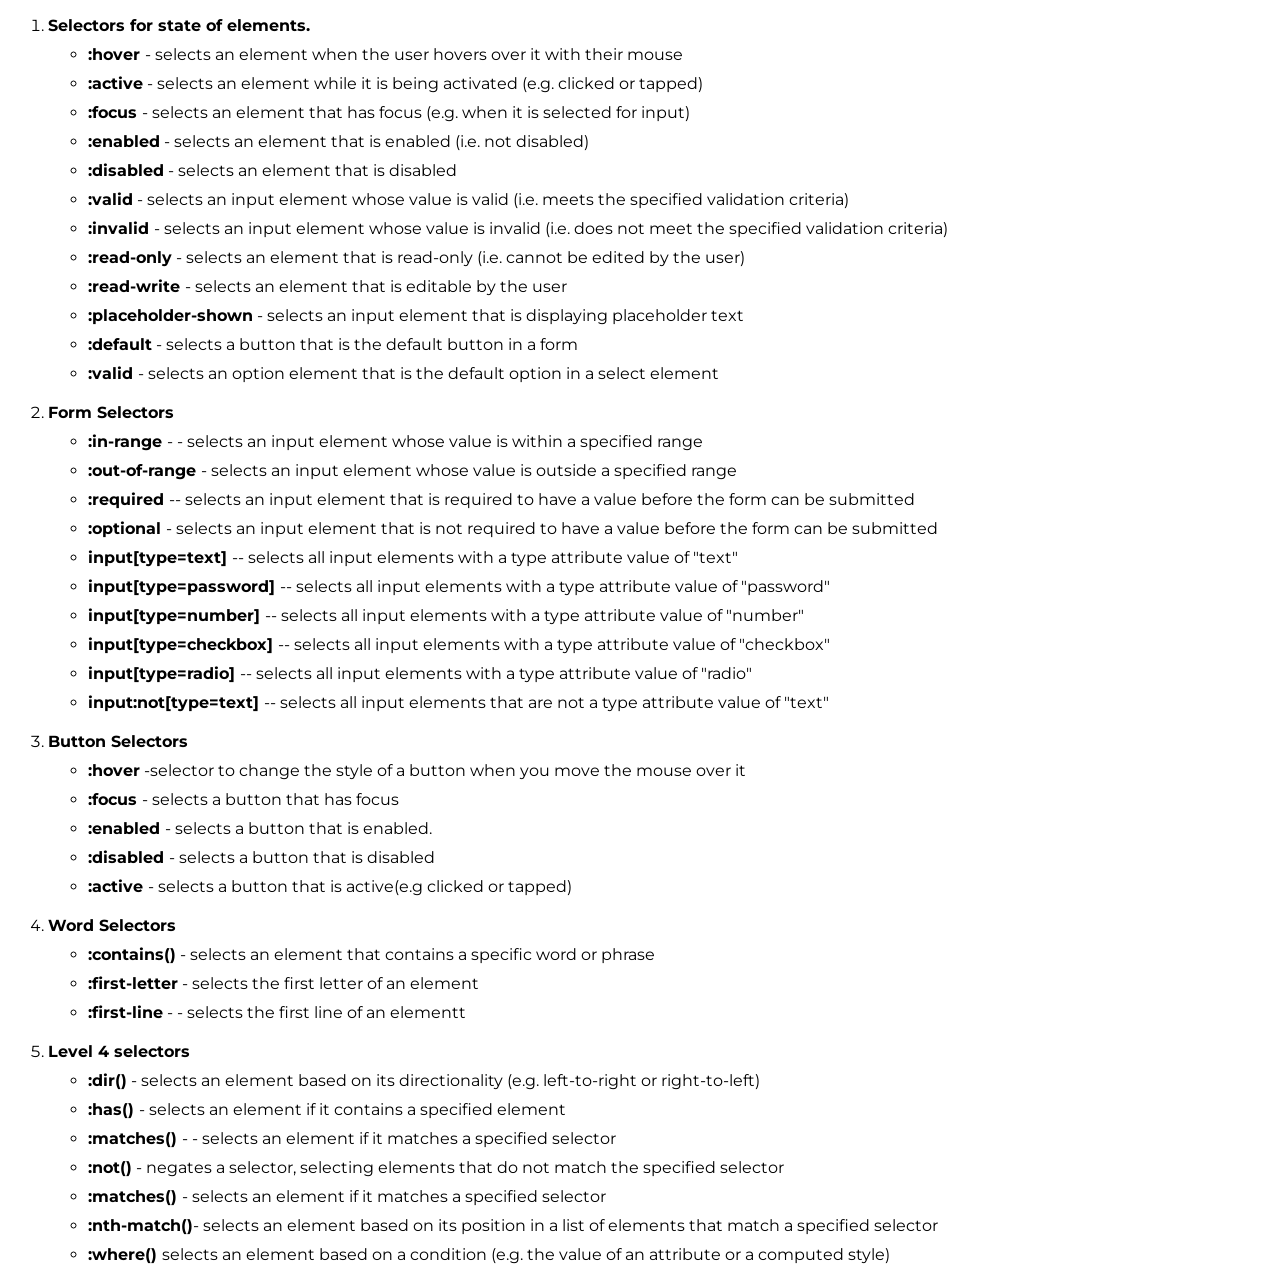
<file: assignment-no-1/index.html>
<!DOCTYPE html>
<html lang="en">
  <head>
    <meta charset="UTF-8" />
    <meta http-equiv="X-UA-Compatible" content="IE=edge" />
    <meta name="viewport" content="width=device-width, initial-scale=1.0" />
    <title>Assinment-no-1</title>
    <link rel="stylesheet" href="style.css" />
  </head>
  <body>
    <main>
      <ol>
        <li><strong>Selectors for state of elements.</strong></li>
        <ul>
          <li>
            <b>:hover </b>- selects an element when the user hovers over it with
            their mouse
          </li>
          <li>
            <b> :active</b> - selects an element while it is being activated
            (e.g. clicked or tapped)
          </li>
          <li>
            <b>:focus </b>- selects an element that has focus (e.g. when it is
            selected for input)
          </li>
          <li>
            <b>:enabled</b> - selects an element that is enabled (i.e. not
            disabled)
          </li>
          <li><b>:disabled</b> - selects an element that is disabled</li>
          <li>
            <b>:valid</b> - selects an input element whose value is valid (i.e.
            meets the specified validation criteria)
          </li>
          <li>
            <b>:invalid </b>- selects an input element whose value is invalid
            (i.e. does not meet the specified validation criteria)
          </li>
          <li>
            <b>:read-only</b> - selects an element that is read-only (i.e.
            cannot be edited by the user)
          </li>
          <li>
            <b>:read-write </b>- selects an element that is editable by the user
          </li>
          <li>
            <b>:placeholder-shown</b> - selects an input element that is
            displaying placeholder text
          </li>
          <li>
            <b>:default</b> - selects a button that is the default button in a
            form
          </li>
          <li>
            <b>:valid </b>- selects an option element that is the default option
            in a select element
          </li>
        </ul>
        <!--end of state selectors  -->

        <li><strong>Form Selectors</strong></li>
        <ul>
          <li>
            <b>:in-range </b>- - selects an input element whose value is within
            a specified range
          </li>

          <li>
            <b>:out-of-range </b>- selects an input element whose value is
            outside a specified range
          </li>
          <li>
            <b>:required </b>-- selects an input element that is required to
            have a value before the form can be submitted
          </li>
          <li>
            <b>:optional </b>- selects an input element that is not required to
            have a value before the form can be submitted
          </li>
          <li>
            <b>input[type=text] </b>-- selects all input elements with a type
            attribute value of "text"
          </li>

          <li>
            <b>input[type=password] </b>-- selects all input elements with a
            type attribute value of "password"
          </li>
          <li>
            <b>input[type=number] </b>-- selects all input elements with a type
            attribute value of "number"
          </li>
          <li>
            <b>input[type=checkbox] </b>-- selects all input elements with a
            type attribute value of "checkbox"
          </li>
          <li>
            <b>input[type=radio] </b>-- selects all input elements with a type
            attribute value of "radio"
          </li>
          <li>
            <b>input:not[type=text] </b>-- selects all input elements that are
            not a type attribute value of "text"
          </li>
        </ul>
        <!-- End of form selectors -->
        <li><strong>Button Selectors</strong></li>
        <ul>
          <li>
            <b>:hover</b> -selector to change the style of a button when you
            move the mouse over it
          </li>
          <li><b>:focus </b> - selects a button that has focus</li>
          <li><b>:enabled </b> - selects a button that is enabled.</li>
          <li><b>:disabled </b> - selects a button that is disabled</li>
          <li>
            <b>:active </b> - selects a button that is active(e.g clicked or
            tapped)
          </li>
        </ul>
        <!-- End of button selectors -->
        <li><strong>Word Selectors</strong></li>
        <ul>
          <li>
            <b>:contains()</b> - selects an element that contains a specific
            word or phrase
          </li>
          <li><b>:first-letter</b> - selects the first letter of an element</li>
          <li><b>:first-line</b> - - selects the first line of an elementt</li>
        </ul>
        <!-- End of word selectors -->
      
      <li><strong>Level 4 selectors</strong></li>
      <ul>
        <li>
          <b> :dir()</b> - selects an element based on its directionality (e.g.
          left-to-right or right-to-left)
        </li>
        <li>
          <b> :has() </b> - selects an element if it contains a specified
          element
        </li>
        <li>
          <b> :matches() </b> - - selects an element if it matches a specified
          selector
        </li>
        <li>
          <b> :not()</b> - negates a selector, selecting elements that do not
          match the specified selector
        </li>
        <li>
          <b>:matches() </b>- selects an element if it matches a specified
          selector
        </li>
        <li>
          <b>:nth-match()</b>- selects an element based on its position in a
          list of elements that match a specified selector
        </li>
        <li>
          <b>:where() </b>selects an element based on a condition (e.g. the
          value of an attribute or a computed style)
        </li>
        
      </ul>
    </ol>
    </main>
  </body>
</html>
</file>
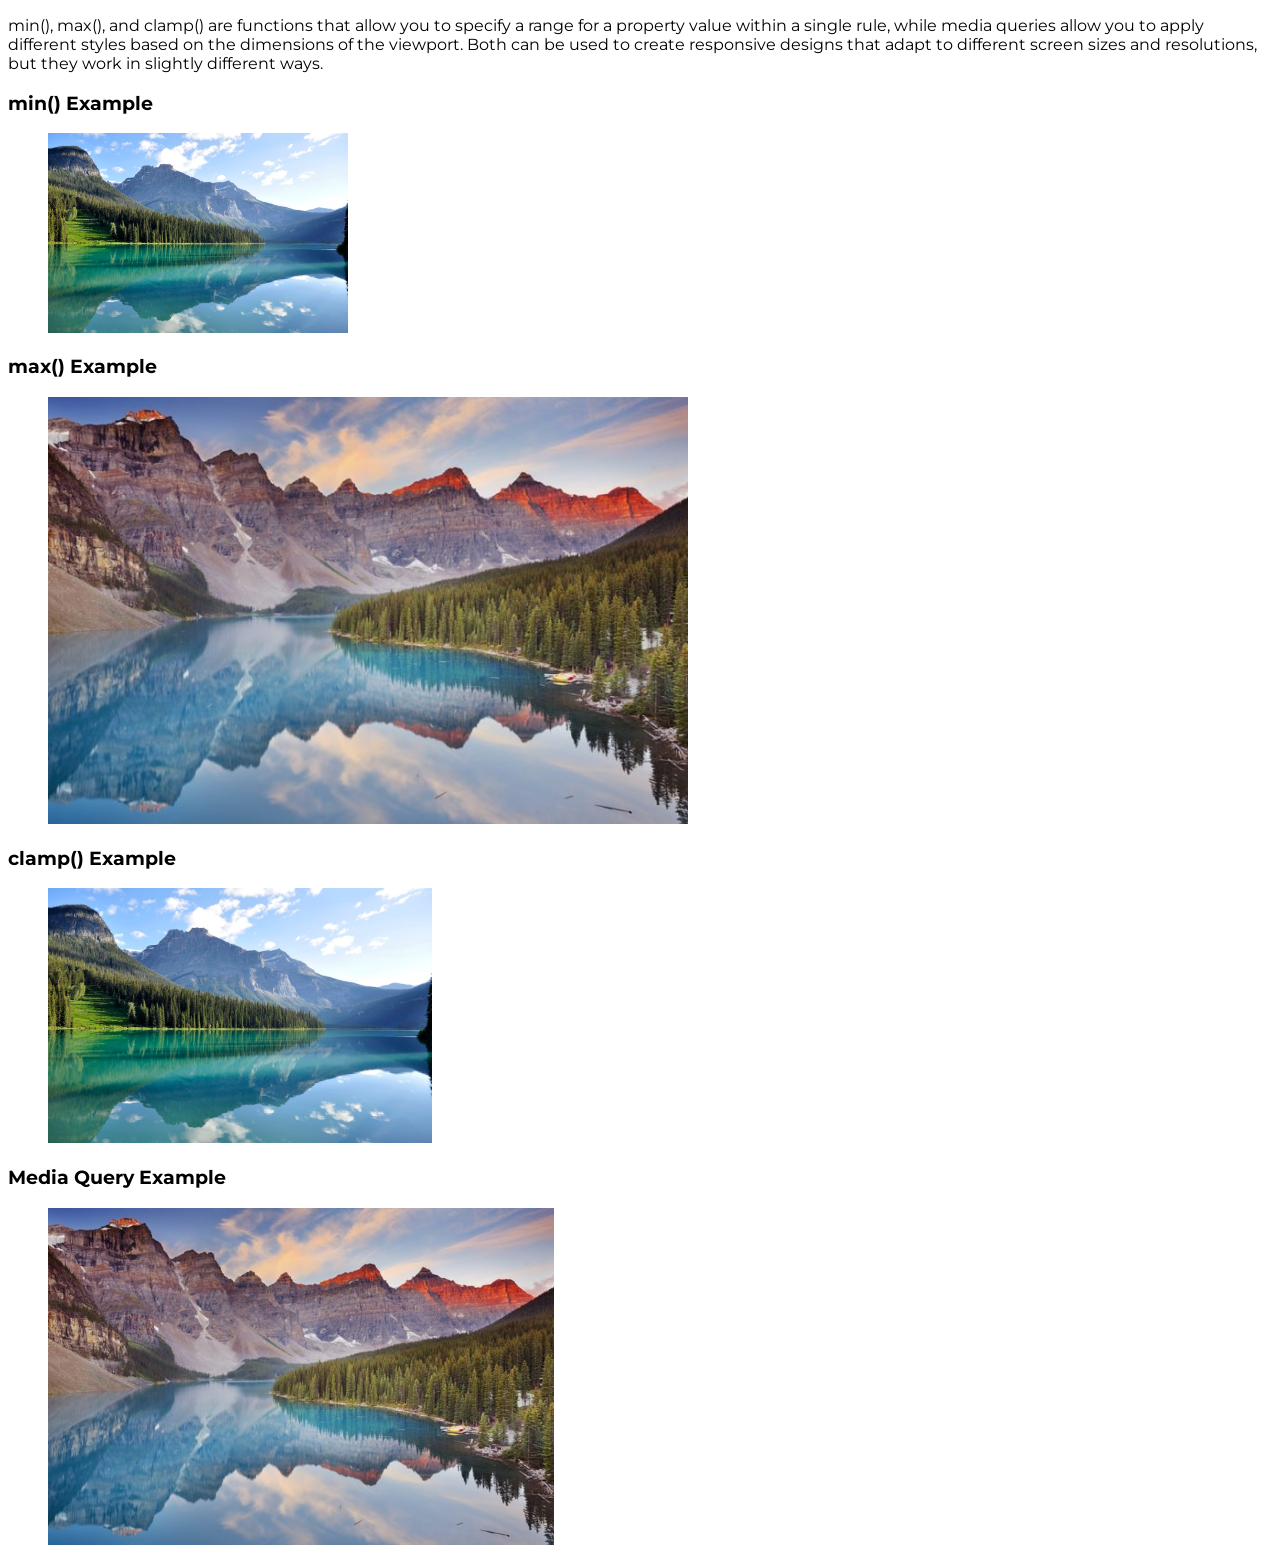
<file: assignment-no-10/index.html>
<!DOCTYPE html>
<html lang="en">
  <head>
    <meta charset="UTF-8" />
    <meta http-equiv="X-UA-Compatible" content="IE=edge" />
    <meta name="viewport" content="width=device-width, initial-scale=1.0" />
    <title>Assmnt-10</title>
    <link rel="stylesheet" href="style.css" />
  </head>
  <body>
    <main>
      <p>
        min(), max(), and clamp() are functions that allow you to specify a
        range for a property value within a single rule, while media queries
        allow you to apply different styles based on the dimensions of the
        viewport. Both can be used to create responsive designs that adapt to
        different screen sizes and resolutions, but they work in slightly
        different ways.
      </p>
      <h3>min() Example</h3>
      <div class="img-min">
        <figure>
          <img src="./images/2.jpeg" height="100%" width="100%" />
        </figure>
      </div>
      <h3>max() Example</h3>
      <div class="img-max">
        <figure>
          <img src="./images/3.jpg" height="100%" width="100%" />
        </figure>
      </div>

      <h3>clamp() Example</h3>
      <div class="img-clamp">
        <figure>
          <img src="./images/2.jpeg" height="100%" width="100%" />
        </figure>
      </div>

      <h3>Media Query Example</h3>
      <div class="img-media">
        <figure>
          <img src="./images/3.jpg" height="100%" width="100%" />
        </figure>
      </div>
    </main>
  </body>
</html>
</file>
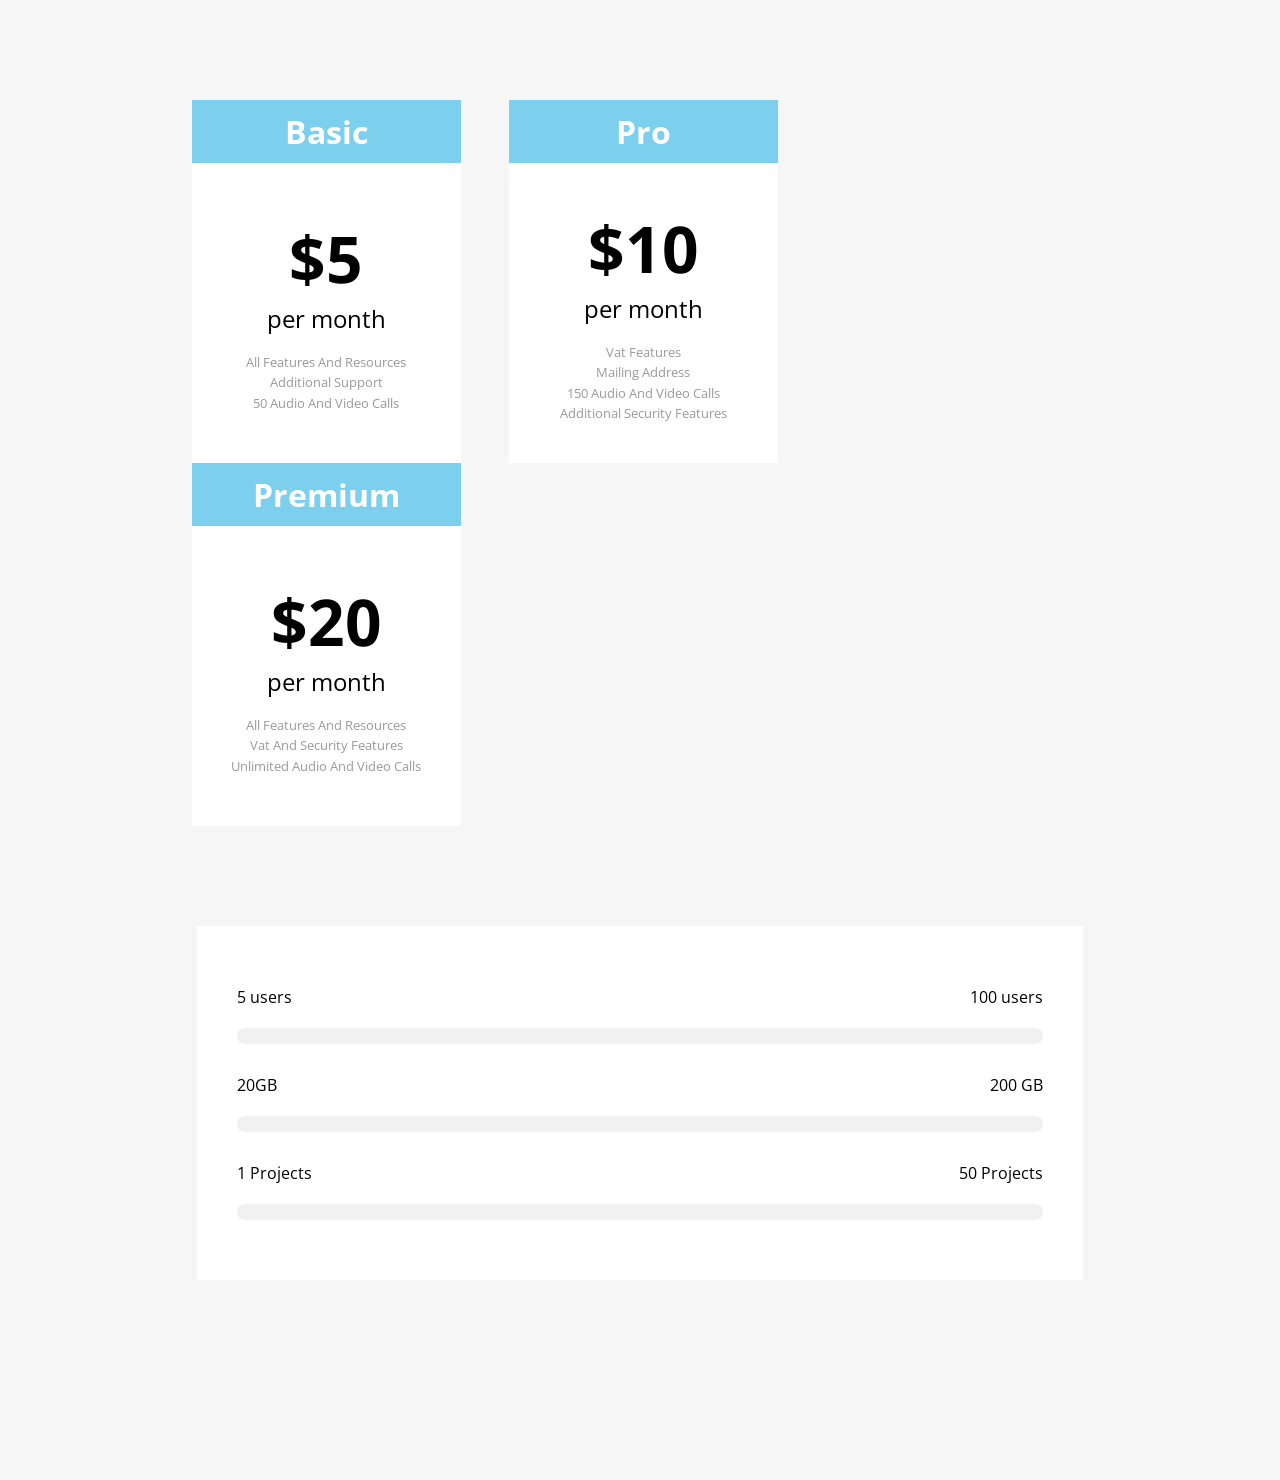
<file: assignment-no-14/index.html>
<!DOCTYPE html>
<html lang="en">
  <head>
    <meta charset="UTF-8" />
    <meta http-equiv="X-UA-Compatible" content="IE=edge" />
    <meta name="viewport" content="width=device-width, initial-scale=1.0" />
    <title>Assmnt14</title>
    <link rel="stylesheet" href="style.css" />
  </head>
  <body>
    <div class="container">
      <div class="features-card">
        <div class="features-card-item">
          <h1 class="features-card-item__title">Basic</h1>
          <div class="features-card-item-info">
            <div class="features-card-item-price">
              <h2 class="features-card-item-price__amount">$5</h2>
              <p class="features-card-item-price__period">per month</p>
            </div>
            <div class="features-card-item__featureslist">
              <p>All features and resources</p>
              <p>Additional Support</p>
              <p>50 audio and video calls</p>
            </div>
          </div>
        </div>
        <div class="features-card-item">
          <h1 class="features-card-item__title">Pro</h1>
          <div class="features-card-item-info">
            <div class="features-card-item-price">
              <h2 class="features-card-item-price__amount">$10</h2>
              <p class="features-card-item-price__period">per month</p>
            </div>
            <div class="features-card-item__featureslist">
              <p>Vat Features</p>
              <p>Mailing Address</p>
              <p>150 audio and video calls</p>
              <p>Additional Security Features</p>
            </div>
          </div>
        </div>
        <div class="features-card-item">
          <h1 class="features-card-item__title">Premium</h1>
          <div class="features-card-item-info">
            <div class="features-card-item-price">
              <h2 class="features-card-item-price__amount">$20</h2>
              <p class="features-card-item-price__period">per month</p>
            </div>
            <div class="features-card-item__featureslist">
              <p>All features and resources</p>
              <p>vat and security features</p>
              <p>unlimited audio and video calls</p>
            </div>
          </div>
        </div>
        <div class="progress-bars">
          <div class="progress-bar-item">
            <div class="progress-bar-labels">
              <span>5 users</span>
              <span>100 users</span>
            </div>
            <div class="progressbar">
              <div class="progress-container w3-round-xlarge">
                <div class="w3-progressbar--user w3-round-xlarge"></div>
              </div>
            </div>
          </div>
          <div class="progress-bar-item">
            <div class="progress-bar-labels">
              <span>20GB</span>
              <span>200 GB</span>
            </div>
            <div class="progressbar">
              <div class="progress-container w3-round-xlarge">
                <div class="w3-progressbar--gb w3-round-xlarge"></div>
              </div>
            </div>
          </div>
          <div class="progress-bar-item">
            <div class="progress-bar-labels">
              <span>1 Projects</span>
              <span>50 Projects</span>
            </div>
            <div class="progressbar">
               <div class="progress-container w3-round-xlarge">
                <div class="w3-progressbar--project w3-round-xlarge"></div>
              </div>
            </div>
          </div>
        </div>
      </div>

       
    </div>
  </body>
</html>
</file>
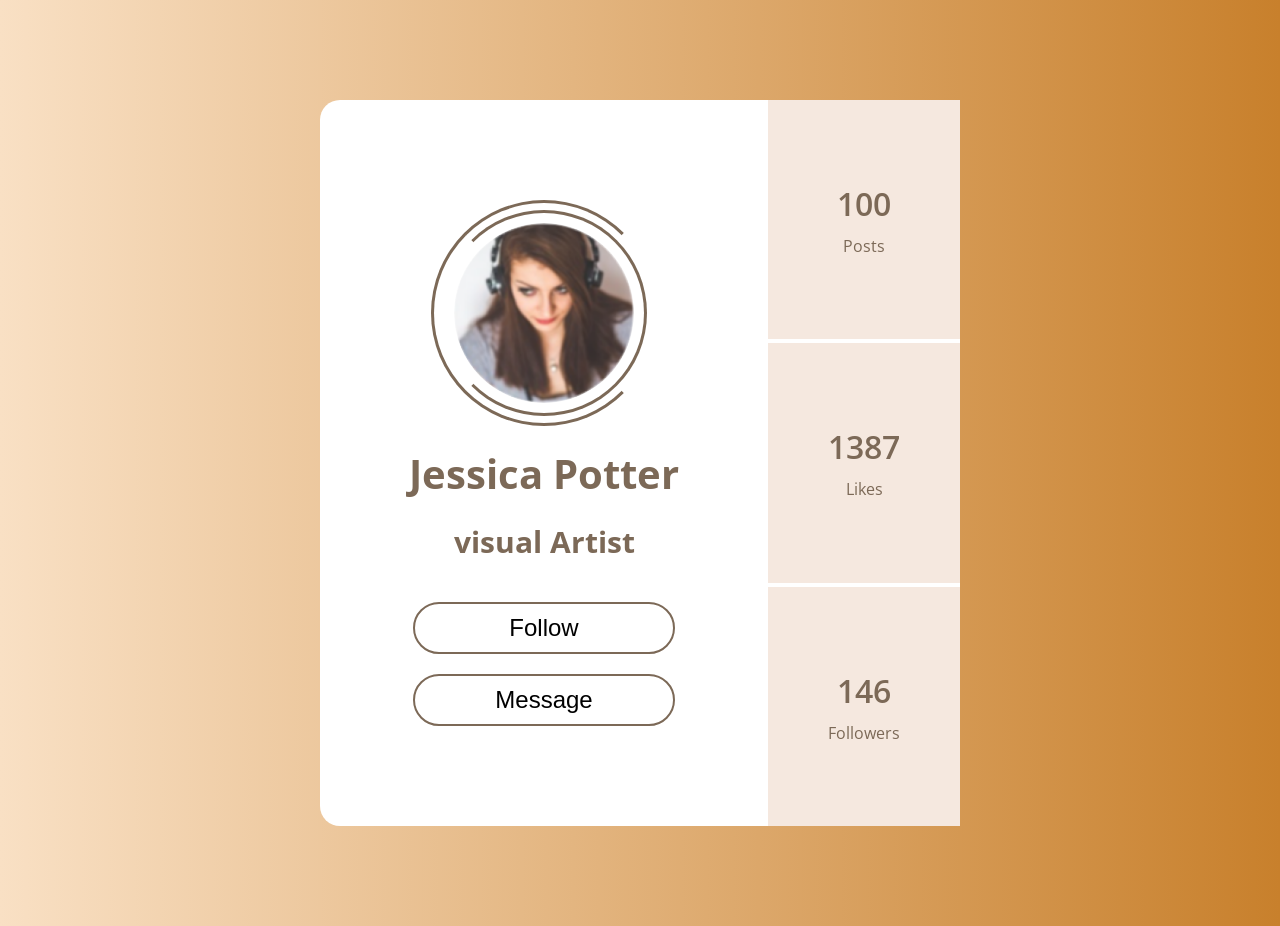
<file: assignment-no-15/index.html>
<!DOCTYPE html>
<html lang="en">
  <head>
    <meta charset="UTF-8" />
    <meta http-equiv="X-UA-Compatible" content="IE=edge" />
    <meta name="viewport" content="width=device-width, initial-scale=1.0" />
    <title>A15</title>
    <link rel="stylesheet" href="style.css" />
  </head>
  <body>
    <div class="container">
      <div class="profile">
        <div class="user-info">
          <div class="basic-info">
            <div class="basic-info__outer">
              <div class="basic-info__inner">
                <div class="basic-info__profile-pic">
                  <figure>
                    <img
                      src="./images/1.png"
                      height="100%"
                      width="100%"
                      style="border-radius: 50%"
                    />
                  </figure>
                </div>
              </div>
            </div>
            <h1 class="basic-info__name">Jessica Potter</h1>
            <h2 class="basic-info__profession">visual Artist</h2>
          </div>
          <div class="user-connect">
            <button class="user-connect__button user-connect__button--dark">
              Follow
            </button>
            <button class="user-connect__button user-connect__button--dark">
              Message
            </button>
          </div>
        </div>
        <div class="posts-info">
          <div class="posts-info_item1">
            <span class="posts-info-item1__quantity">100</span>
            <span class="posts-info-item1__text">Posts</span>
          </div>
          <div class="posts-info_item1">
            <span class="posts-info-item1__quantity">1387</span>
            <span class="posts-info-item1__text">Likes</span>
          </div>
          <div class="posts-info_item1">
            <span class="posts-info-item1__quantity">146</span>
            <span class="posts-info-item1__text">Followers</span>
          </div>
        </div>
      </div>
    </div>
  </body>
</html>
</file>
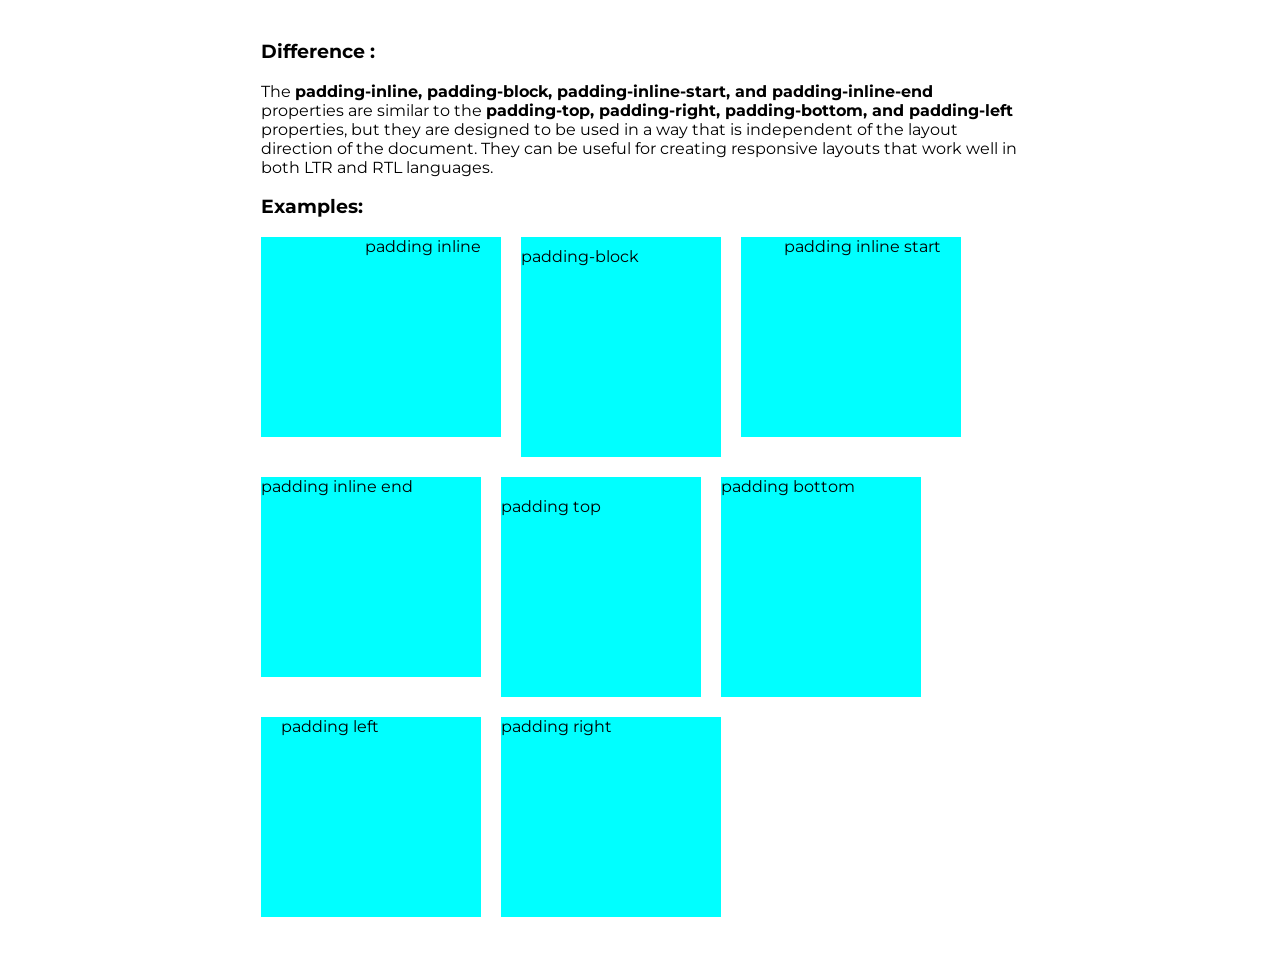
<file: assignment-no-2/index.html>
<!DOCTYPE html>
<html lang="en">
  <head>
    <meta charset="UTF-8" />
    <meta http-equiv="X-UA-Compatible" content="IE=edge" />
    <meta name="viewport" content="width=device-width, initial-scale=1.0" />
    <title>Assmnt-2</title>
    <link rel="stylesheet" href="style.css" />
  </head>
  <body>
    <main class="difference">
      <h3>Difference :</h3>
      <p>
        The
        <b
          >padding-inline, padding-block, padding-inline-start, and
          padding-inline-end</b
        >
        properties are similar to the
        <b> padding-top, padding-right, padding-bottom, and padding-left </b>
        properties, but they are designed to be used in a way that is
        independent of the layout direction of the document. They can be useful
        for creating responsive layouts that work well in both LTR and RTL
        languages.
      </p>
      <h3>Examples:</h3>
      <div class="flex">
        <div class="content padding-inline">padding inline</div>

        <div class="content padding-block">padding-block</div>

        <div class="content padding-inline-start">padding inline start</div>

        <div class="content padding-inline-end">padding inline end</div>

        <div class="content padding-top">padding top</div>

        <div class="content padding-bottom">padding bottom</div>

        <div class="content padding-left">padding left</div>

        <div class="content padding-right">padding right</div>
      </div>
    </main>
  </body>
</html>
</file>
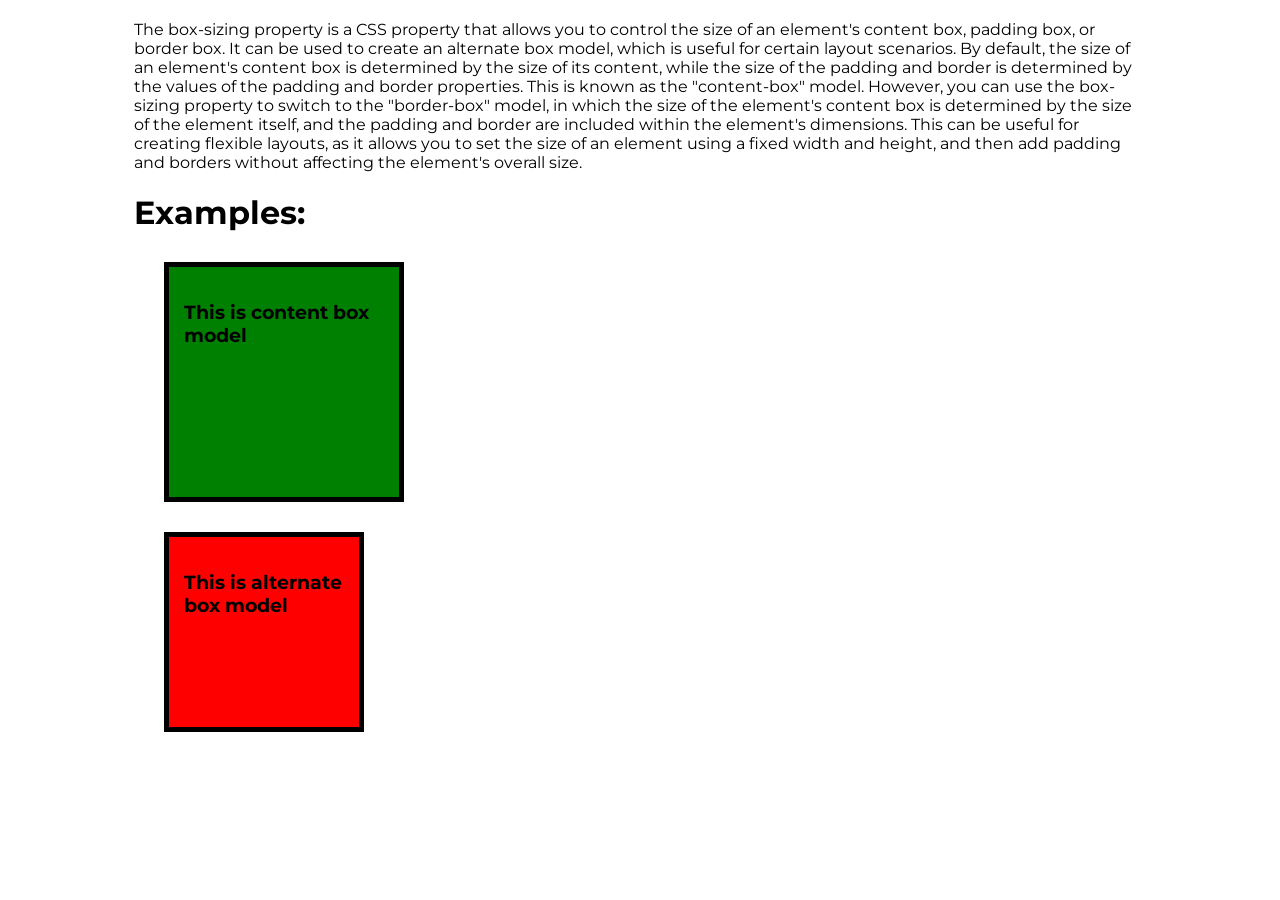
<file: assignment-no-3/index.html>
<!DOCTYPE html>
<html lang="en">
  <head>
    <meta charset="UTF-8" />
    <meta http-equiv="X-UA-Compatible" content="IE=edge" />
    <meta name="viewport" content="width=device-width, initial-scale=1.0" />
    <title>Assignment3</title>
    <link rel="stylesheet" href="style.css" />
  </head>
  <body>
    <main class="main-content">
      <p>
        The box-sizing property is a CSS property that allows you to control the
        size of an element's content box, padding box, or border box. It can be
        used to create an alternate box model, which is useful for certain
        layout scenarios. By default, the size of an element's content box is
        determined by the size of its content, while the size of the padding and
        border is determined by the values of the padding and border properties.
        This is known as the "content-box" model. However, you can use the
        box-sizing property to switch to the "border-box" model, in which the
        size of the element's content box is determined by the size of the
        element itself, and the padding and border are included within the
        element's dimensions. This can be useful for creating flexible layouts,
        as it allows you to set the size of an element using a fixed width and
        height, and then add padding and borders without affecting the element's
        overall size.
      </p>
      <h1>Examples: </h1>
      <div class="box"><h3>This is content  box model</h3></div>
      <div class="alternate"><h3>This is alternate  box model</h3></div>
    </main>
  </body>
</html>
</file>
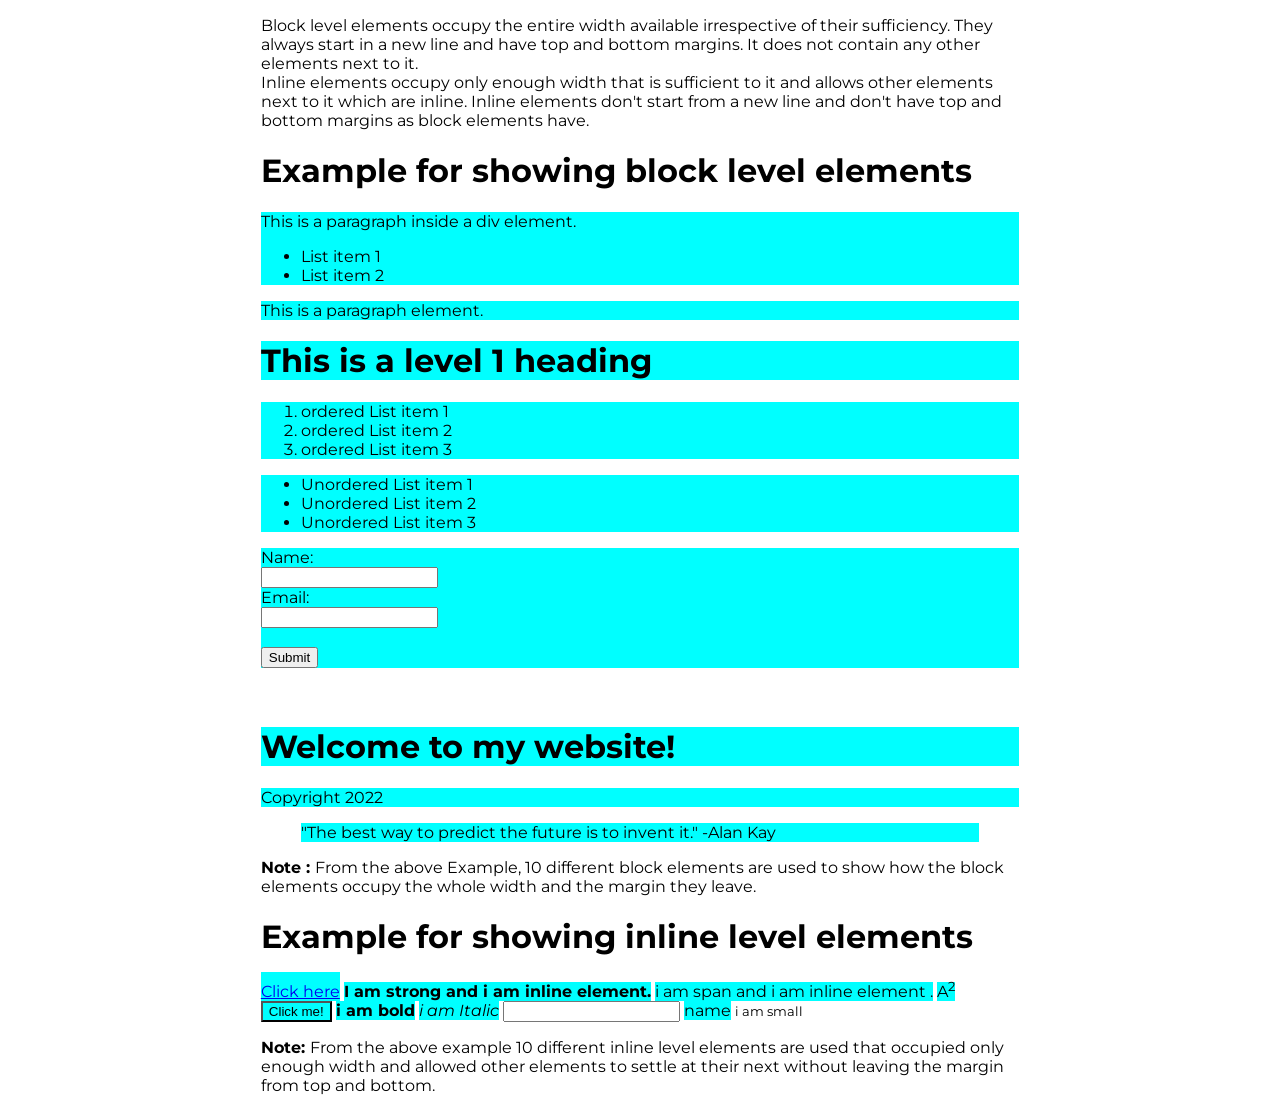
<file: assignment-no-4/index.html>
<!DOCTYPE html>
<html lang="en">
  <head>
    <meta charset="UTF-8" />
    <meta http-equiv="X-UA-Compatible" content="IE=edge" />
    <meta name="viewport" content="width=device-width, initial-scale=1.0" />
    <title>Assmnt-4</title>
    <link rel="stylesheet" href="style.css" />
  </head>
  <body>
    <div class="container">
      <p>
        Block level elements occupy the entire width available irrespective of
        their sufficiency. They always start in a new line and have top and
        bottom margins. It does not contain any other elements next to it.<br />
        Inline elements occupy only enough width that is sufficient to it and
        allows other elements next to it which are inline. Inline elements
        don&#39;t start from a new line and don&#39;t have top and bottom
        margins as block elements have.
      </p>
      <h1>Example for showing block level elements</h1>
      <div class="bg-color">
        <p>This is a paragraph inside a div element.</p>
        <ul>
          <li>List item 1</li>
          <li>List item 2</li>
        </ul>
      </div>

      <p class="bg-color">This is a paragraph element.</p>

      <h1 class="bg-color">This is a level 1 heading</h1>

      <ol class="bg-color">
        <li>ordered List item 1</li>
        <li>ordered List item 2</li>
        <li>ordered List item 3</li>
      </ol>

      <ul class="bg-color">
        <li>Unordered List item 1</li>
        <li>Unordered List item 2</li>
        <li>Unordered List item 3</li>
      </ul>

      <form action="/submit-form" method="post" class="bg-color">
        <label for="name">Name:</label><br />
        <input type="text" id="name" name="name" /><br />
        <label for="email">Email:</label><br />
        <input type="text" id="email" name="email" /><br /><br />
        <input type="submit" value="Submit" />
      </form>
      <br /><br />

      <header class="bg-color">
        <h1>Welcome to my website!</h1>
      </header>

      <footer class="bg-color">
        <p>Copyright 2022</p>
      </footer>

      <blockquote class="bg-color">
        "The best way to predict the future is to invent it." -Alan Kay
      </blockquote>

      <p>
        <strong>Note : </strong>
        From the above Example, 10 different block elements are used to show how
        the block elements occupy the whole width and the margin they leave.
      </p>

      <h1>Example for showing inline level elements</h1>
      <a
        href="https://www.example.com"
        class="bg-color"
        style="padding-top: 10px"
      >
        Click here</a
      >
      <strong class="bg-color">I am strong and i am inline element.</strong>
      <span class="bg-color">i am span and i am inline element .</span>
      <span class="bg-color">A<sup>2</sup></span>
      <button class="bg-color">Click me!</button>
      <b class="bg-color">i am bold</b>
      <i class="bg-color">i am Italic</i>
      <input type="text" />
      <label class="bg-color">name</label>
      <small class="">i am small</small>
      <p>
        <strong>Note: </strong>From the above example 10 different inline level
        elements are used that occupied only enough width and allowed other
        elements to settle at their next without leaving the margin from top and bottom.
      </p>
    </div>
  </body>
</html>
</file>
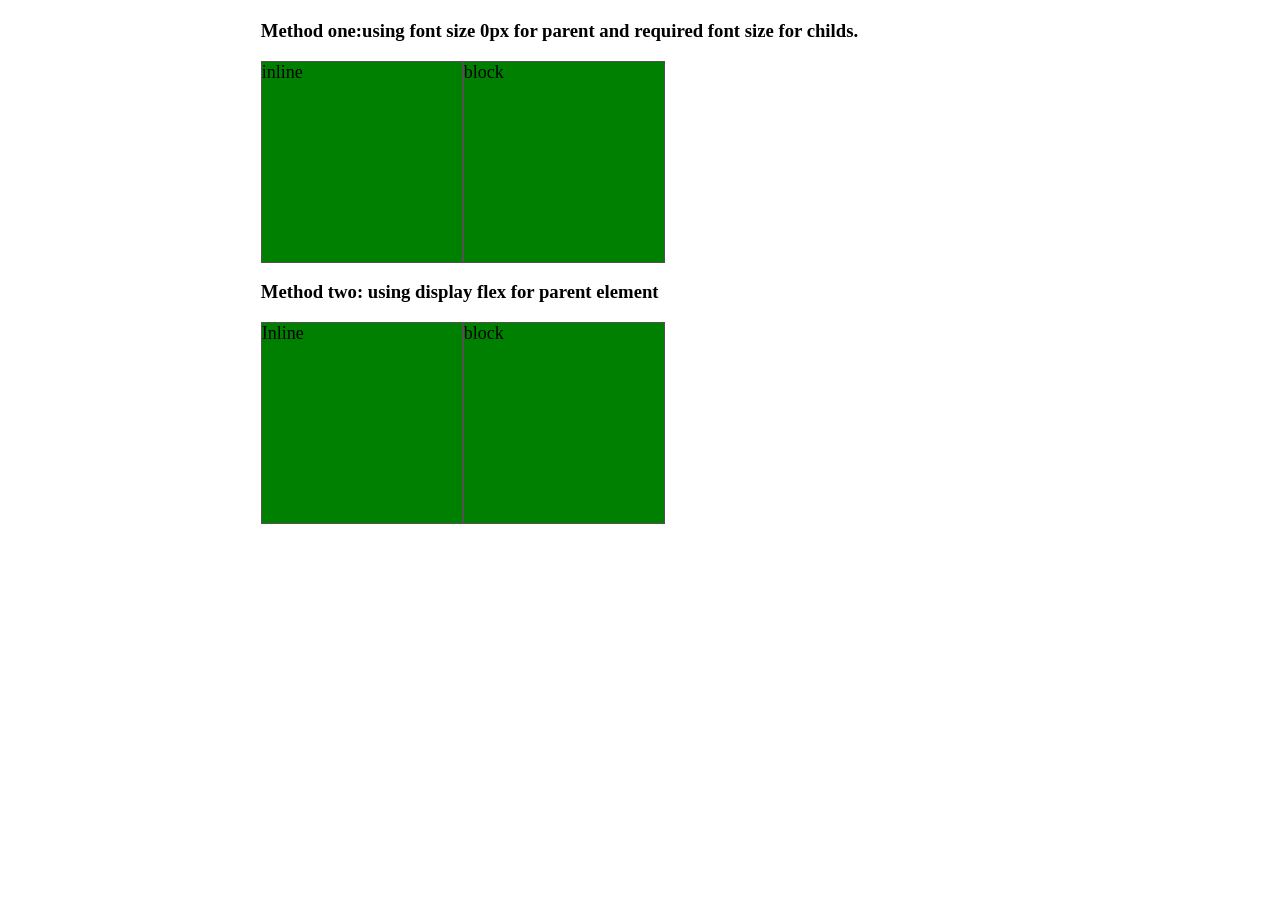
<file: assignment-no-5/index.html>
<!DOCTYPE html>
<html lang="en">
  <head>
    <meta charset="UTF-8" />
    <meta http-equiv="X-UA-Compatible" content="IE=edge" />
    <meta name="viewport" content="width=device-width, initial-scale=1.0" />
    <title>Assignment5</title>
   <link rel="stylesheet" href="style.css">
  </head>
  <body>
    <main class="main">
    <h3>Method one:using font size 0px for parent and required  font size for childs. </h3></h1>
    <div class="wrapper">
      <div class="box">inline</div>
      <div class="box">block</div>
    </div>

   <h3>Method two: using display flex for parent element </h3>
    <div class = "wrapper1">
      <div class="box">Inline</div>
      <div class="box">block</div>
    </div>
  </main>
  </body>
</html>
</file>
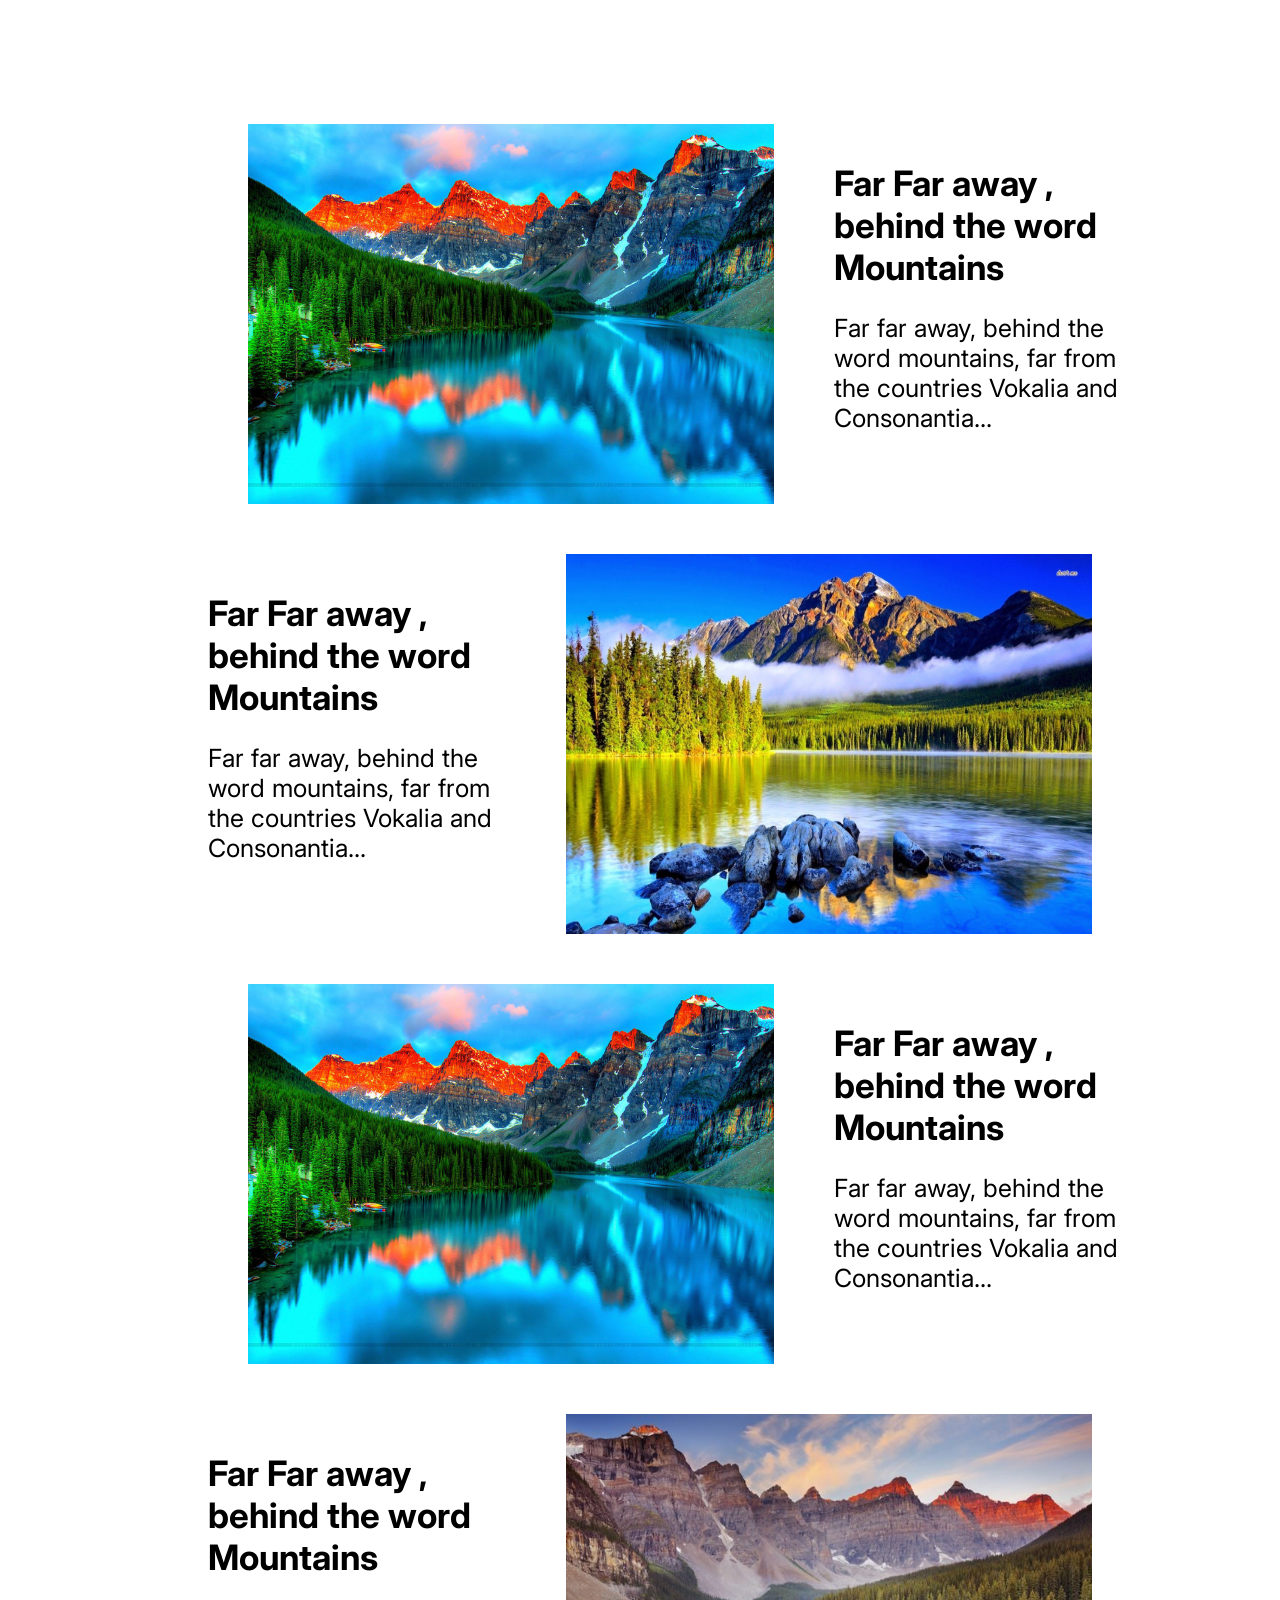
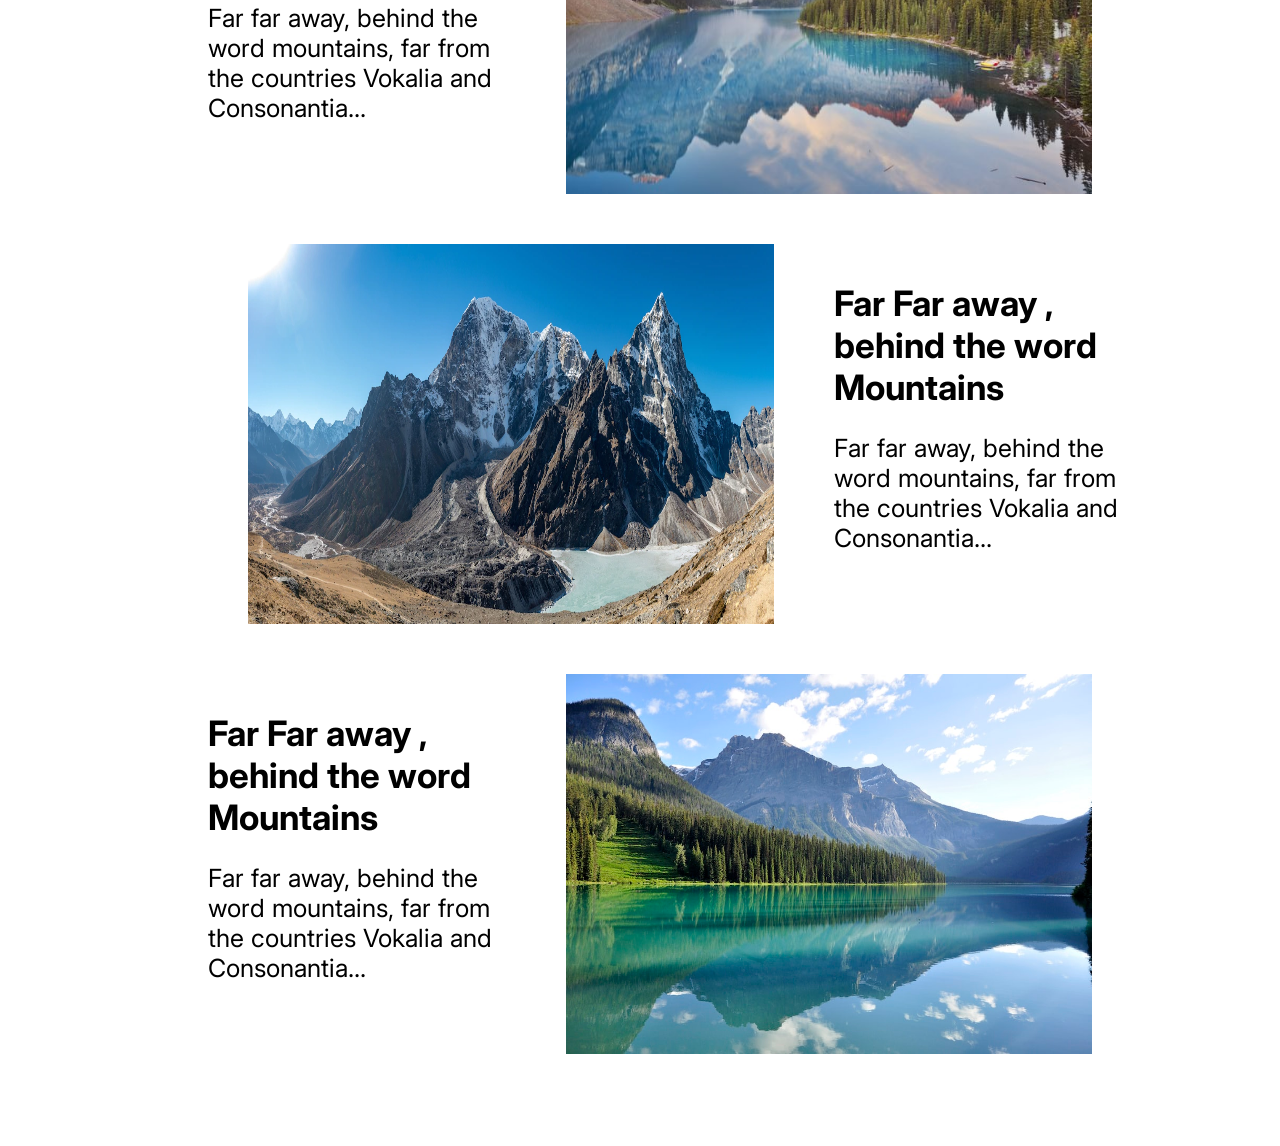
<file: assignment-no-6/index.html>
<!DOCTYPE html>
<html lang="en">
  <head>
    <meta charset="UTF-8" />
    <meta http-equiv="X-UA-Compatible" content="IE=edge" />
    <meta name="viewport" content="width=device-width, initial-scale=1.0" />
    <title>Assmnt6</title>
    <link rel="stylesheet" href="style.css" />
  </head>
  <body>
    <main>
      <div class="container">
        <div class="wrapper">
          <div class="row">
            <div class="image">
              <figure>
                <img src="./images/4.jpg" height="100%" width="100%" />
              </figure>
            </div>
            <div class="description">
              <h1>Far Far away , behind the word Mountains</h1>

              <p>
                Far far away, behind the word mountains, far from the countries
                Vokalia and Consonantia...
              </p>
            </div>
          </div>
          <div class="row">
            <div class="image">
              <figure>
                <img src="./images/5.jpg" height="100%" width="100%" />
              </figure>
            </div>
            <div class="description">
              <h1>Far Far away , behind the word Mountains</h1>

              <p>
                Far far away, behind the word mountains, far from the countries
                Vokalia and Consonantia...
              </p>
            </div>
          </div>
          <div class="row">
            <div class="image">
              <figure>
                <img src="./images/4.jpg" height="100%" width="100%" />
              </figure>
            </div>
            <div class="description">
              <h1>Far Far away , behind the word Mountains</h1>

              <p>
                Far far away, behind the word mountains, far from the countries
                Vokalia and Consonantia...
              </p>
            </div>
          </div>
          <div class="row">
            <div class="image">
              <figure>
                <img src="./images/3.jpg" height="100%" width="100%" />
              </figure>
            </div>
            <div class="description">
              <h1>Far Far away , behind the word Mountains</h1>

              <p>
                Far far away, behind the word mountains, far from the countries
                Vokalia and Consonantia...
              </p>
            </div>
          </div>
          <div class="row">
            <div class="image">
              <figure>
                <img src="./images/1.jpeg" height="100%" width="100%" />
              </figure>
            </div>
            <div class="description">
              <h1>Far Far away , behind the word Mountains</h1>

              <p>
                Far far away, behind the word mountains, far from the countries
                Vokalia and Consonantia...
              </p>
            </div>
          </div>
          <div class="row">
            <div class="image">
              <figure>
                <img src="./images/2.jpeg" height="100%" width="100%" />
              </figure>
            </div>
            <div class="description">
              <h1>Far Far away , behind the word Mountains</h1>

              <p>
                Far far away, behind the word mountains, far from the countries
                Vokalia and Consonantia...
              </p>
            </div>
          </div>
        </div>
      </div>
    </main>
  </body>
</html>
</file>
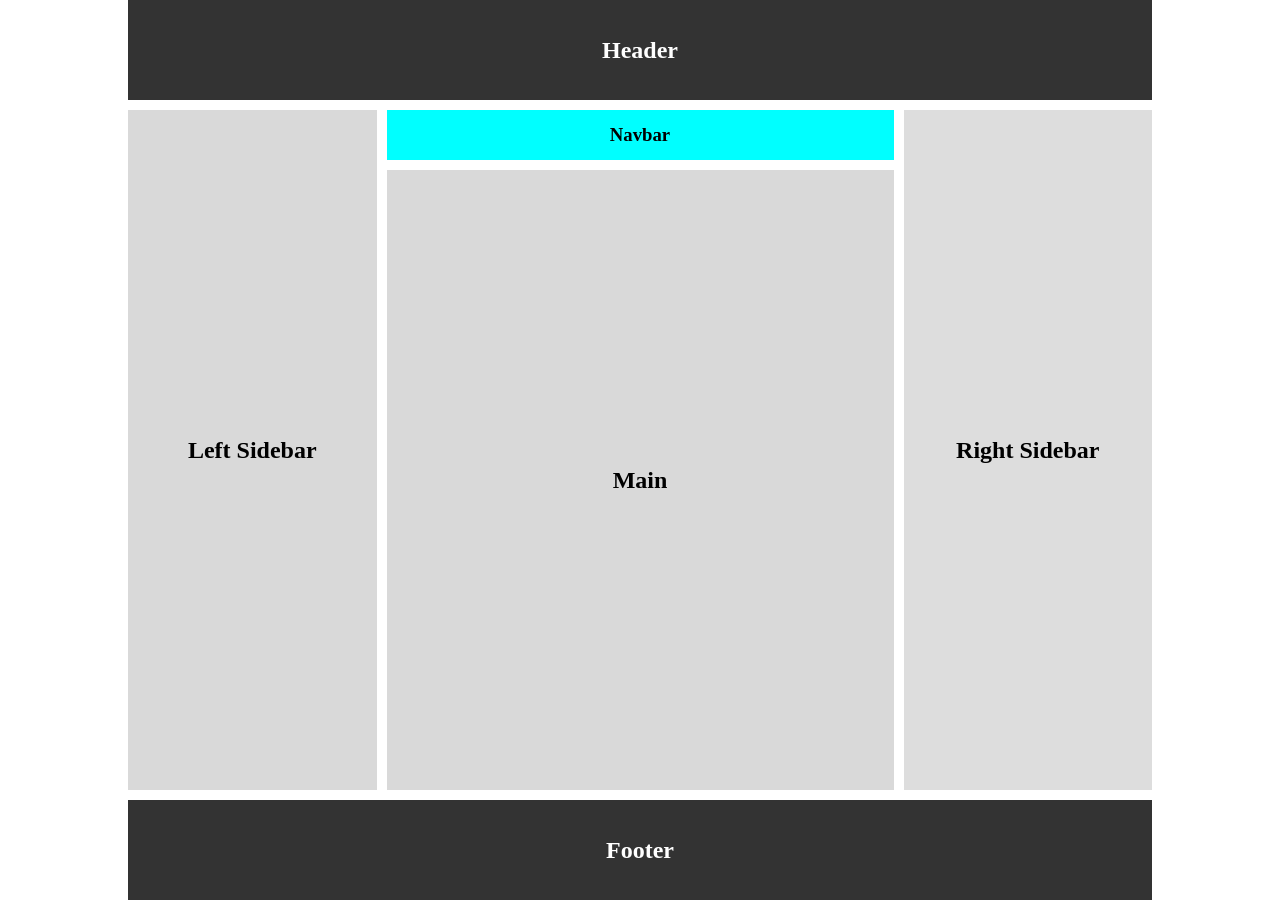
<file: assignment-no-7/index.html>
<!DOCTYPE html>
<html lang="en">
<head>
    <meta charset="UTF-8">
    <meta http-equiv="X-UA-Compatible" content="IE=edge">
    <meta name="viewport" content="width=device-width, initial-scale=1.0">
    <title>Assmnt7</title>
    <link rel="stylesheet" href="style.css">
</head>
<body>
    <div class="container">

        <div class="header">
          <h2>Header</h2> 
        </div>
    
        <div class="nav">
            <h3>Navbar</h3>
        </div>
    
        <div class="left-sidebar">
         <h2>Left Sidebar</h2>
        </div>
    
        <div class="main-content">
          <h2>Main</h2>
        </div>
    
        <div class="right-sidebar">
          <h2>Right Sidebar</h2>
        </div>
    
        <div class="footer">
         <h2>Footer</h2> 
        </div>
    </div>
</body>
</html>
</file>
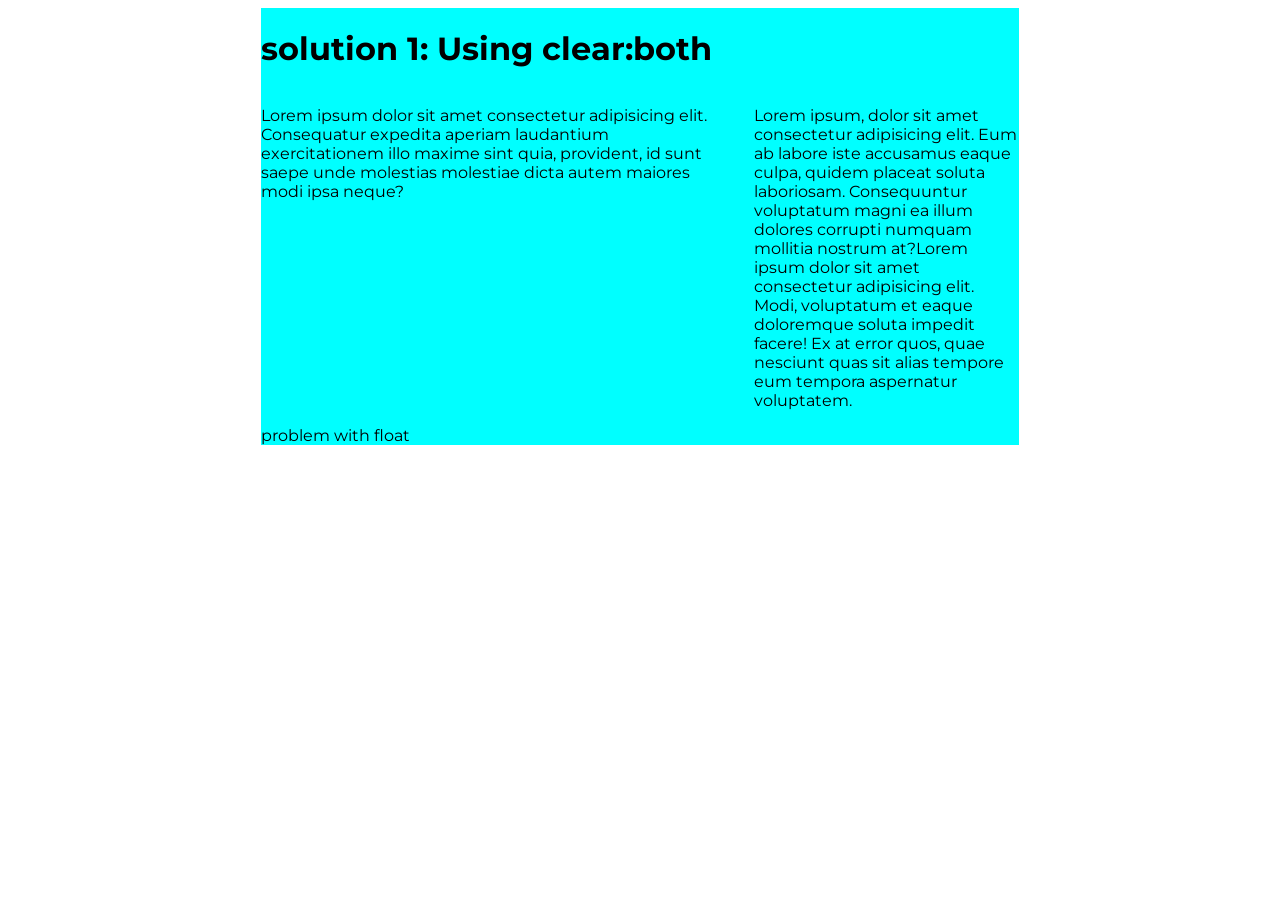
<file: assignment-no-8/index.html>
<!DOCTYPE html>
<html lang="en">
  <head>
    <meta charset="UTF-8" />
    <meta http-equiv="X-UA-Compatible" content="IE=edge" />
    <meta name="viewport" content="width=device-width, initial-scale=1.0" />
    <title>asmnt-8</title>
    <link rel="stylesheet" href="style.css" />
  </head>
  <body>
    <div class="container">
      <h1>solution 1: Using clear:both</h1>

      <div class="main">
        <p>
          Lorem ipsum dolor sit amet consectetur adipisicing elit. Consequatur
          expedita aperiam laudantium exercitationem illo maxime sint quia,
          provident, id sunt saepe unde molestias molestiae dicta autem maiores
          modi ipsa neque?
        </p>
      </div>
      <div class="sidebar">
        <p>
          Lorem ipsum, dolor sit amet consectetur adipisicing elit. Eum ab
          labore iste accusamus eaque culpa, quidem placeat soluta laboriosam.
          Consequuntur voluptatum magni ea illum dolores corrupti numquam
          mollitia nostrum at?Lorem ipsum dolor sit amet consectetur adipisicing
          elit. Modi, voluptatum et eaque doloremque soluta impedit facere! Ex
          at error quos, quae nesciunt quas sit alias tempore eum tempora
          aspernatur voluptatem.
        </p>
      </div>
      <div class="clear"></div>
      <div>problem with float</div>
    </div>

    <!-- <div class="container2">
        <h1>solution 1: Using clear:both</h1>
       
          <div class="main">
            
              Lorem ipsum dolor sit amet consectetur adipisicing elit. Consequatur
              expedita aperiam laudantium exercitationem illo maxime sint quia,
              provident, id sunt saepe unde molestias molestiae dicta autem
              maiores modi ipsa neque?
            
          </div>
          <div class="sidebar">
            
              Lorem ipsum, dolor sit amet consectetur adipisicing elit. Eum ab
              labore iste accusamus eaque culpa, quidem placeat soluta laboriosam.
              Consequuntur voluptatum magni ea illum dolores corrupti numquam
              mollitia nostrum at?Lorem ipsum dolor sit amet consectetur
              adipisicing elit. Modi, voluptatum et eaque doloremque soluta
              impedit facere! Ex at error quos, quae nesciunt quas sit alias
              tempore eum tempora aspernatur voluptatem.
            
          </div>
         <div>google</div>
      </div> -->

    
  </body>
</html>
</file>
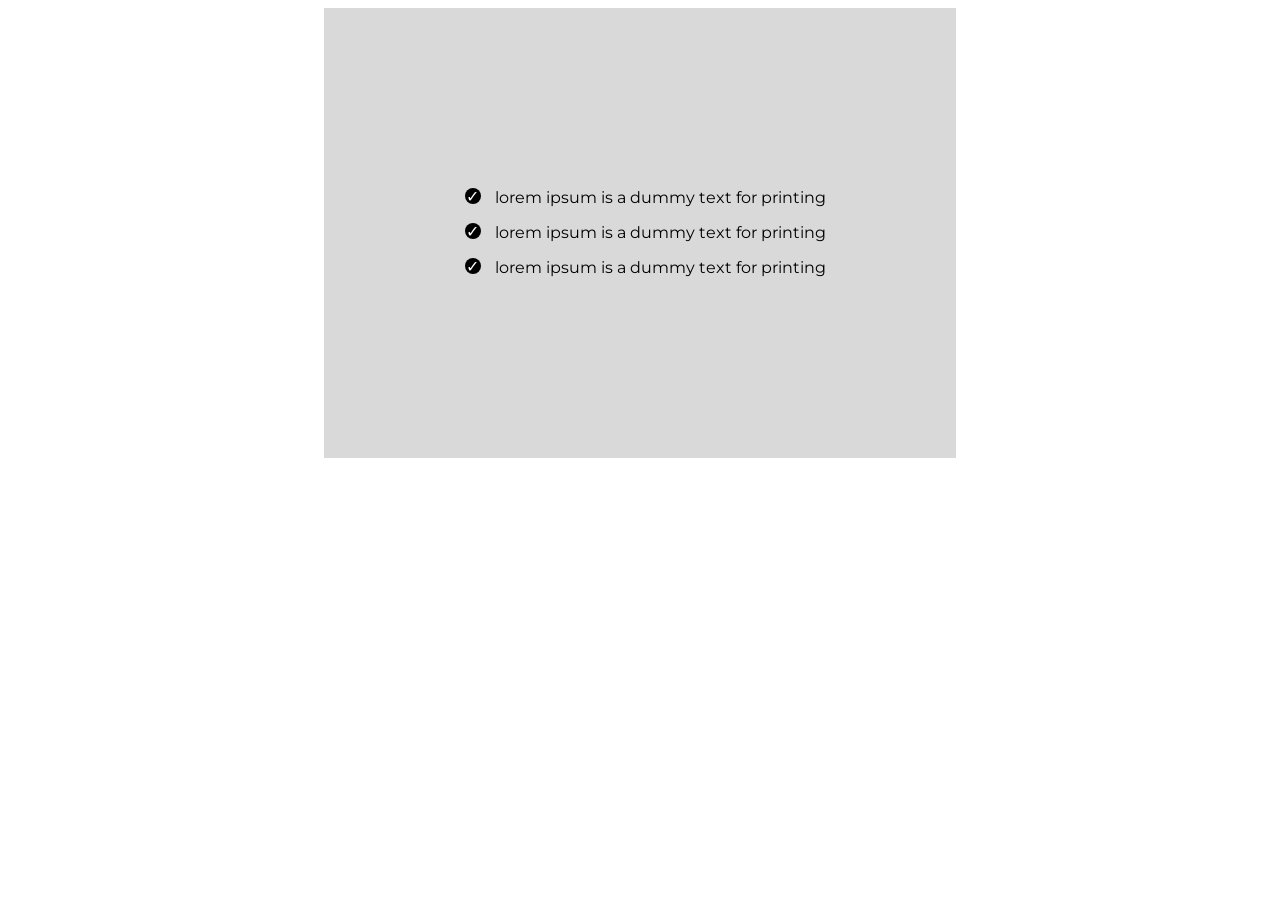
<file: assignment-no-9/index.html>
<!DOCTYPE html>
<html lang="en">
<head>
    <meta charset="UTF-8">
    <meta http-equiv="X-UA-Compatible" content="IE=edge">
    <meta name="viewport" content="width=device-width, initial-scale=1.0">
    <title>Assmnt9</title>
    <link rel="stylesheet" href="style.css">
</head>
<body>
    <div class="container">
         <ul>
            <li>lorem ipsum is a dummy text for printing</li>
            <li>lorem ipsum is a dummy text for printing</li>
            <li>lorem ipsum is a dummy text for printing</li>
         </ul>
    </div>
</body>
</html>
</file>
<file: assignment-no-1/style.css>
@import url("https://fonts.googleapis.com/css2?family=Inter:wght@100;700&family=Montserrat:wght@300&display=swap");
li {
  margin: 10px 0;
}
ul {
  margin-bottom: 20px;
}
body{
    font-family: 'Montserrat', sans-serif;
}
</file>
<file: assignment-no-10/style.css>
@import url("https://fonts.googleapis.com/css2?family=Inter:wght@100;700&family=Montserrat:wght@300&display=swap");
body{
    font-family: 'Montserrat', sans-serif;
}
p{
    font-size: 1rem;
    max-width: 100%;
}
.img-min figure{
    width:min(300px , 50vw);
}
.img-max figure{
    width:max(200px , 50vw)
}

.img-clamp figure{
    width:clamp(20vw , 30vw , 40vw);
}

@media screen and (max-width:480px) {
    .img-media figure{
        width:100%;
        height:50%;
    }
}
@media screen and (min-width:480px)  and (max-width:768px){
    .img-media  figure{
        width:60%;
        height:30%;
    }
}
@media screen and (min-width:769px) {
    .img-media  figure{
        width:40%;
        height:30%;
    }
}
</file>
<file: assignment-no-14/style.css>
@import url("https://fonts.googleapis.com/css2?family=Open+Sans&display=swap");
:root {
  --primary: #7dd0ed;
  --white: #ffffff;
  --textcolor: #9a9a9a;
  --secondary: #27a6d2;
}
body {
  font-family: "Open Sans", sans-serif;
  width: 100%;
  height: 100vh;
  box-sizing: border-box;
  background-color: #f6f6f6;
  margin: 0;
  padding: 0;
}

h1,
h2,
p,
h3 {
  margin: 0;
  padding: 0;
}

.container {
  width: 70%;
  margin: auto;
  padding: 100px 0;
}

.features-card {
  display: flex;
  flex-wrap: wrap;
  flex-direction: row;
  column-gap: 3rem;
  border-radius: 10px;
}

.features-card-item {
  display: flex;
  flex-direction: column;
  border-radius: 20px;
  box-sizing: border-box;
  transition: 0.4s;
  width: 30%;
}

.features-card-item__title {
  display: flex;
  font: bold;
  justify-content: center;
  align-items: center;
  background-color: var(--primary);
  color: var(--white);
  font-size: 32px;
  padding: 10px 0;
  font-weight: 700;
  transition: all 0.5s;
}

.features-card-item-info {
  background-color: var(--white);
  display: flex;
  flex-direction: column;
  justify-content: center;
  align-items: center;
  row-gap: 20px;
  /* padding:35px  15px 60px 15px; */
  height: 300px;
}

.features-card-item-price {
  display: flex;
  flex-direction: column;
  align-items: center;
}
.features-card-item-price__amount {
  font-size: 64px;
  font-weight: 700;
  transition: all 0.4s;
}

.features-card-item-price__period {
  font-size: 24px;
  font-weight: 400;
  transition: all 0.4s;
}
.features-card-item__featureslist {
  display: flex;
  flex-direction: column;
  align-items: center;
  row-gap: 5px;
  font-size: 0.8rem;
  font-weight: 400;
  text-transform: capitalize;
  color: var(--textcolor);
  line-height: 1.2em;
}
.features-card-item__featureslist div {
  align-self: center;
}

.progress-bars {
  display: flex;
  flex-direction: column;
  row-gap: 30px;
  background-color: var(--white);
  margin: 100px auto;
  padding: 60px 40px;
  flex-basis: 90%;
}

.progress-bar-item {
  display: flex;
  flex-direction: column;
  row-gap: 20px;
}

.progress-bar-labels {
  display: flex;
  flex-direction: row;
  justify-content: space-between;
}

/* css for progress bars */
.progress-container {
  width: 100%;
  height: 1em;
  position: relative;
  background-color: #f1f1f1;
}
.w3-progressbar--user {
  background-color: var(--primary);
  height: 100%;
  position: absolute;
  line-height: inherit;
  width: 0%;
  transition: 0.5s all;
}
.w3-progressbar--gb {
  background-color: var(--primary);
  height: 100%;
  position: absolute;
  line-height: inherit;
  width: 0%;
  transition: 0.5s all;
}
.w3-progressbar--project {
  background-color: var(--primary);
  height: 100%;
  position: absolute;
  line-height: inherit;
  transition: 1s all;
}
.w3-round-xlarge {
  border-radius: 16px;
}

.features-card-item:hover {
  transform: scale(1.15);
}

.features-card-item:hover .features-card-item__title {
  background-color: var(--secondary);
}

.features-card-item:hover .features-card-item-price__amount {
  color: var(--secondary);
}

.features-card-item:hover .features-card-item-price__period {
  color: var(--secondary);
}

.features-card-item:hover
  ~ .progress-bars
  .progress-bar-item
  .progressbar
  .progress-container
  .w3-progressbar--project {
  width: 50%;
}

.features-card-item:hover
  ~ .progress-bars
  .progress-bar-item
  .progressbar
  .progress-container
  .w3-progressbar--user {
  width: 20%;
}

.features-card-item:hover
  ~ .progress-bars
  .progress-bar-item
  .progressbar
  .progress-container
  .w3-progressbar--gb {
  width: 10%;
}
</file>
<file: assignment-no-15/style.css>
@import url("https://fonts.googleapis.com/css2?family=Open+Sans&display=swap");
:root {
  --gradient_color_1: #f9e0c4;
  --gradient_color_2: #c8802c;
  --white: #fff;
  --primary: #7c6957;
  --lightpink: #f5e8df;
  --secondary: #cbbfb6;
}
/* html{
  font-size:10px;
} */
body {
  background: linear-gradient(
    to right,
    var(--gradient_color_1),
    var(--gradient_color_2)
  );
  font-family: "Open Sans", sans-serif;

  margin: 0;
  padding: 0;
}

.container {
  width: 50vw;
  background-color: var(--white);
  margin: 100px auto;
  border-radius: 20px;
}

.profile {
  display: flex;
  flex-direction: row;
  justify-content: space-between;
}

.user-info {
  display: flex;
  flex-direction: column;
  row-gap: 20px;
  flex-basis: 50%;
  background-color: var(--white);
  justify-content: center;
  align-items: center;
  margin: 100px auto;
  row-gap: 40px;
}

.basic-info__outer {
  height: 220px;
  width: 220px;
  border-radius: 50%;
  border-left: 3px solid var(--primary);
  border-top: 3px solid var(--primary);
  border-bottom: 3px solid var(--primary);
  border-right: 3px solid var(--white);
  display: flex;
  justify-content: center;
  align-items: center;
  /* position: relative; */
}
.basic-info__inner {
  height: 200px;
  width: 200px;
  border-radius: 50%;
  border-left: 3px solid var(--white);
  border-top: 3px solid var(--primary);
  border-bottom: 3px solid var(--primary);
  border-right: 3px solid var(--primary);
  display: flex;
  justify-content: center;
  align-items: center;
  /* position: absolute;
  right: 5px;
  top: 4px; */
}

.basic-info__outer:hover {
  animation: spin 1s infinite;
}
.basic-info__inner:hover .basic-info__profile-pic {
  animation: rot 1s infinite;
}




@keyframes rot {
  to {
    transform: rotate(-360deg);
  }
}
figure {
  height: 180px;
  width: 180px;
 
}
img{
  margin:0;
  padding:0;
}

.basic-info {
  display: flex;
  flex-direction: column;
  justify-content: center;
  align-items: center;
  row-gap: 20px;
}
.user-connect {
  display: flex;
  flex-direction: column;
  row-gap: 20px;
}

.user-connect__button {
  padding: 10px 80px;
  background-color: var(--white);
  border: 2px solid var(--primary);
  border-radius: 40px;
  transition: 1s;
  font: bold;
  font-size: 24px;
  cursor: pointer;
}

.user-connect__button:hover {
  background-color: var(--primary);
  color: var(--white);
}
.basic-info__name {
  color: var(--primary);
  font-size: clamp(3vw, 40px, 4vw);
  font-weight: 400px;
  text-transform: capitalize;
  margin: 0;
  padding: 0;
}

.basic-info__profession {
  font-size: 30px;
  color: var(--primary);
  margin: 0;
  padding: 0;
}

.posts-info {
  flex-basis: 30%;
  background-color: var(--white);
  display: flex;
  flex-direction: column;
  row-gap: 4px;
}
.posts-info_item1 {
  display: flex;
  flex-direction: column;
  row-gap: 10px;
  background-color: var(--lightpink);
  justify-content: center;
  align-items: center;
  flex-basis: 33%;
  color: var(--primary);
  transition: 0.3s;
}
.posts-info_item1:hover {
  background-color: var(--secondary);
}
.posts-info-item1__quantity {
  font-size: clamp(1rem, 2.5vw, 3rem);
  font-weight: 600;
}
.posts-info-item1__price {
  font-size: clamp(1rem, 1vw 2.5rem);
  font-weight: 400;
}

.like-info {
  background-color: var(--primary);
}

@keyframes spin {
  to {
    transform: rotate(360deg);
  }
}

/* Responsive media queries */
@media screen and (max-width: 600px) {
  .profile {
    display: flex;
    flex-direction: column;
    justify-content: space-between;
  }

  .container {
    width: 100vw;
  }

  .posts-info_item1 {
    flex-basis: 33%;
    row-gap: 2px;
    padding: 0.6rem 0;
  }
}

@media screen and (min-width: 601px) and (max-width: 768px) {
  .container {
    width: 70vw;
  }
}

@media screen and (min-width: 769px) and (max-width: 1024px) {
  .container {
    width: 70vw;
  }
}
</file>
<file: assignment-no-2/style.css>
@import url("https://fonts.googleapis.com/css2?family=Inter:wght@100;700&family=Montserrat:wght@300&display=swap");

body{
    font-family: 'Montserrat', sans-serif;
}
.difference{
  width:60%;
  margin: 40px auto;
}
.content{
  height:200px;
  width:200px;
  background-color: aqua;
}
.flex{
  display: flex;
  flex-direction: row;
  flex-wrap: wrap;
  column-gap: 20px;
  row-gap:20px;
}
.padding-inline {
  padding-inline: 20px;
  direction:rtl;
}
.padding-block{
  padding-block: 10px;
}
.padding-inline-start{
  direction: rtl;
  padding-inline-start:20px;
}
.padding-inline-end{
  padding-inline-end: 20px;
}
.padding-top{
  padding-top:20px;
}
.padding-bottom{
  padding-bottom: 20px;

}
.padding-right{
  padding-right:20px;
}
.padding-left{
  padding-left: 20px;
}
</file>
<file: assignment-no-3/style.css>
@import url("https://fonts.googleapis.com/css2?family=Inter:wght@100;700&family=Montserrat:wght@300&display=swap");

body{
    font-family: 'Montserrat', sans-serif;
}

.box {
  background-color: green;
  width:200px;
  height: 200px;
  padding:15px;
  border:5px solid black;
  margin: 30px;

}
.alternate {
  box-sizing: border-box;
  background-color: red;
  width:200px;
  height: 200px;
  padding:15px;
  border:5px solid black;
  margin: 30px;
}
.main-content{
  margin:20px auto;
  width:80%;
}
</file>
<file: assignment-no-4/style.css>
@import url("https://fonts.googleapis.com/css2?family=Inter:wght@100;700&family=Montserrat:wght@300&display=swap");
body{
    font-family: 'Montserrat', sans-serif;
}

.bg-color{
    background-color:aqua;
}
.container{
    width: 60%;
    margin:auto;
    
}
</file>
<file: assignment-no-5/style.css>
.wrapper1 {
    display: flex;
  }
  .wrapper1 .box {
    background-color: green;
    width: 200px;
    height: 200px;

    border: 1px solid rgb(85, 81, 81);

    display: inline-block;
    font-size: 18px;
  }

  .wrapper {
    font-size: 0;
  }
  .wrapper .box {
    background-color: green;
    width: 200px;
    height: 200px;
    border: 1px solid rgb(85, 81, 81);
    display: inline-block;
    font-size: 18px;
  }
  .main{
    width:60%;
    margin:20px auto;
  }
</file>
<file: assignment-no-6/style.css>
@import url("https://fonts.googleapis.com/css2?family=Inter:wght@100;700&family=Montserrat:wght@300&display=swap");
.container {
    padding-left: 200px;
    padding-top: 100px;
    padding-bottom: 100px;
    font-family: "Inter", sans-serif;
  }
  .row {
    display: flex;
    flex-direction: row;
    column-gap: 20px;
    height: 380px;
    row-gap: 20px;
  }
  .wrapper{
    display: flex;
    flex-direction: column;
    row-gap: 50px;
  }
  .image {
    flex-basis: 57%;
  }
  .description {
    flex-basis: 28%;
    align-self: center;
  }
  .description h1 {
    font-size: 35px;
  }
  .description p {
    font-size: 25px;
  }
  .wrapper div:nth-child(even) .image{
    order: 2;
  }
  figure{
    height:380px;
  }

  /* responsive media queries */

  @media screen and (max-width:600px){
    .row{
      display: flex;
      flex-direction: column;
      row-gap:30px;
    }
    .container{
      width:100%;
      padding:1.4rem;
    }

    .wrapper div .image{
      order: 1;
    }
  }
</file>
<file: assignment-no-7/style.css>
body{
    margin:0;
    padding:0;
    box-sizing: border-box;
}
.container {
  width: 80%;
  height: 100vh;
  margin: auto;
  padding: 0;
  display: grid;
  grid-template-areas:
    "header header header header"
    "left-sidebar nav nav right-sidebar"
    "left-sidebar main-content main-content right-sidebar"
    "left-sidebar main-content main-content right-sidebar"
    "left-sidebar main-content main-content right-sidebar"
    "left-sidebar main-content main-content right-sidebar"
    "left-sidebar main-content main-content right-sidebar"
    "left-sidebar main-content main-content right-sidebar"
    "left-sidebar main-content main-content right-sidebar"
    "left-sidebar main-content main-content right-sidebar"
    "left-sidebar main-content main-content right-sidebar"
    "left-sidebar main-content main-content right-sidebar"
    "left-sidebar main-content main-content right-sidebar"
    "left-sidebar main-content main-content right-sidebar"
    "left-sidebar main-content main-content right-sidebar"
    " footer footer footer footer";
  grid-template-rows: 100px 50px repeat(13, 1fr) 100px;
  grid-template-columns: 1fr 1fr 1fr 1fr;
  gap: 10px;
}

.header {
  grid-area: header;
  background-color: #333;
  color: white;
  padding: 20px;
  align-items: center;
  justify-content: center;
  display: flex;
}

.nav {
  grid-area: nav;
  display: flex;
  list-style-type: none;
  margin: 0;
  padding: 0;
  background-color: aqua;
  color: black;
  align-items: center;
  justify-content: center;
  display: flex;
}

.nav-item {
  margin-right: 20px;
}

.nav-link {
  color: rgb(6, 4, 4);
  text-decoration: none;
}

.left-sidebar {
  grid-area: left-sidebar;
  background-color: #d9d9d9;
  align-items: center;
  justify-content: center;
  display: flex;
}

.main-content {
  grid-area: main-content;
  background-color: #d9d9d9;
  align-items: center;
  justify-content: center;
  display: flex;
}

.right-sidebar {
  grid-area: right-sidebar;
  background-color: #ddd;
  align-items: center;
  justify-content: center;
  display: flex;
}

.footer {
  grid-area: footer;
  background-color: #333;
  color: white;

  align-items: center;
  justify-content: center;
  display: flex;
}

@media screen and (max-width:600px){
  .container{
    width:100%;
    height:100vh;
    display: grid;
    grid-template-columns:1fr ;
    grid-template-rows: 50px 50px 1fr 50px 50px;
    grid-template-areas: 
     "header"
     "nav"
     "main-content"
     "right-sidebar"
     "left-sidebar"
     "footer"
    ;
  }
}

@media screen and (min-width:601px ) and (max-width:992px){
    .container{
      width:90%;
      margin:auto;
      height:100vh;
      display: grid;
      grid-template-columns:1fr 1fr 1fr ;
      grid-template-rows: 100px 50px 1fr 100px;
      grid-template-areas: 
       "header header header"
       "nav nav nav"
       "left-sidebar main-content main-content"
       "footer footer right-sidebar"
       
      ;
    }
  }
</file>
<file: assignment-no-8/style.css>
@import url("https://fonts.googleapis.com/css2?family=Inter:wght@100;700&family=Montserrat:wght@300&display=swap");
body{
  font-family: 'Montserrat', sans-serif;
}
.container {
    margin: 0 auto;     
    width: 60%;    
    overflow:auto;    
    background-color: aqua;
  }

  .container2 {
    margin: 20px auto;     
    width: 60%;    
    overflow:auto;   
    background-color: aqua;
  }

 
  
  .main{
    width:60%;
    float:left;
  }
  .sidebar{
    width:35%;
    float:right;
  }
  .clear{
    clear: both;
  }
  .container::after{
    content: '';
    display: table;
    clear:both;
  }
</file>
<file: assignment-no-9/style.css>
@import url("https://fonts.googleapis.com/css2?family=Inter:wght@100;700&family=Montserrat:wght@300&display=swap");
body{
    font-family: 'Montserrat', sans-serif;
}

.container{
    width:50%;
    height:50vh;
    margin:auto auto;
    background-color: #d9d9d9;
    display: flex;
    justify-content: center;
    align-items: center;
}
ul{
    list-style-type: none;
    position: relative;
}
ul li {
    margin:15px 0;
    border-bottom:1px solid #d9d9d9;
    transition: ease 2s;
}
ul li::before{
    content:'\2713';
    position: absolute;
    left:10px;
    height:16px;
    width:16px;
    border-radius: 50%;
    display: flex;
    justify-content: center;
    align-items: center;
    background-color: black;
    color:white;
    
   
    
}
ul li:hover{
    border-bottom: 1px solid black;

}
</file>
